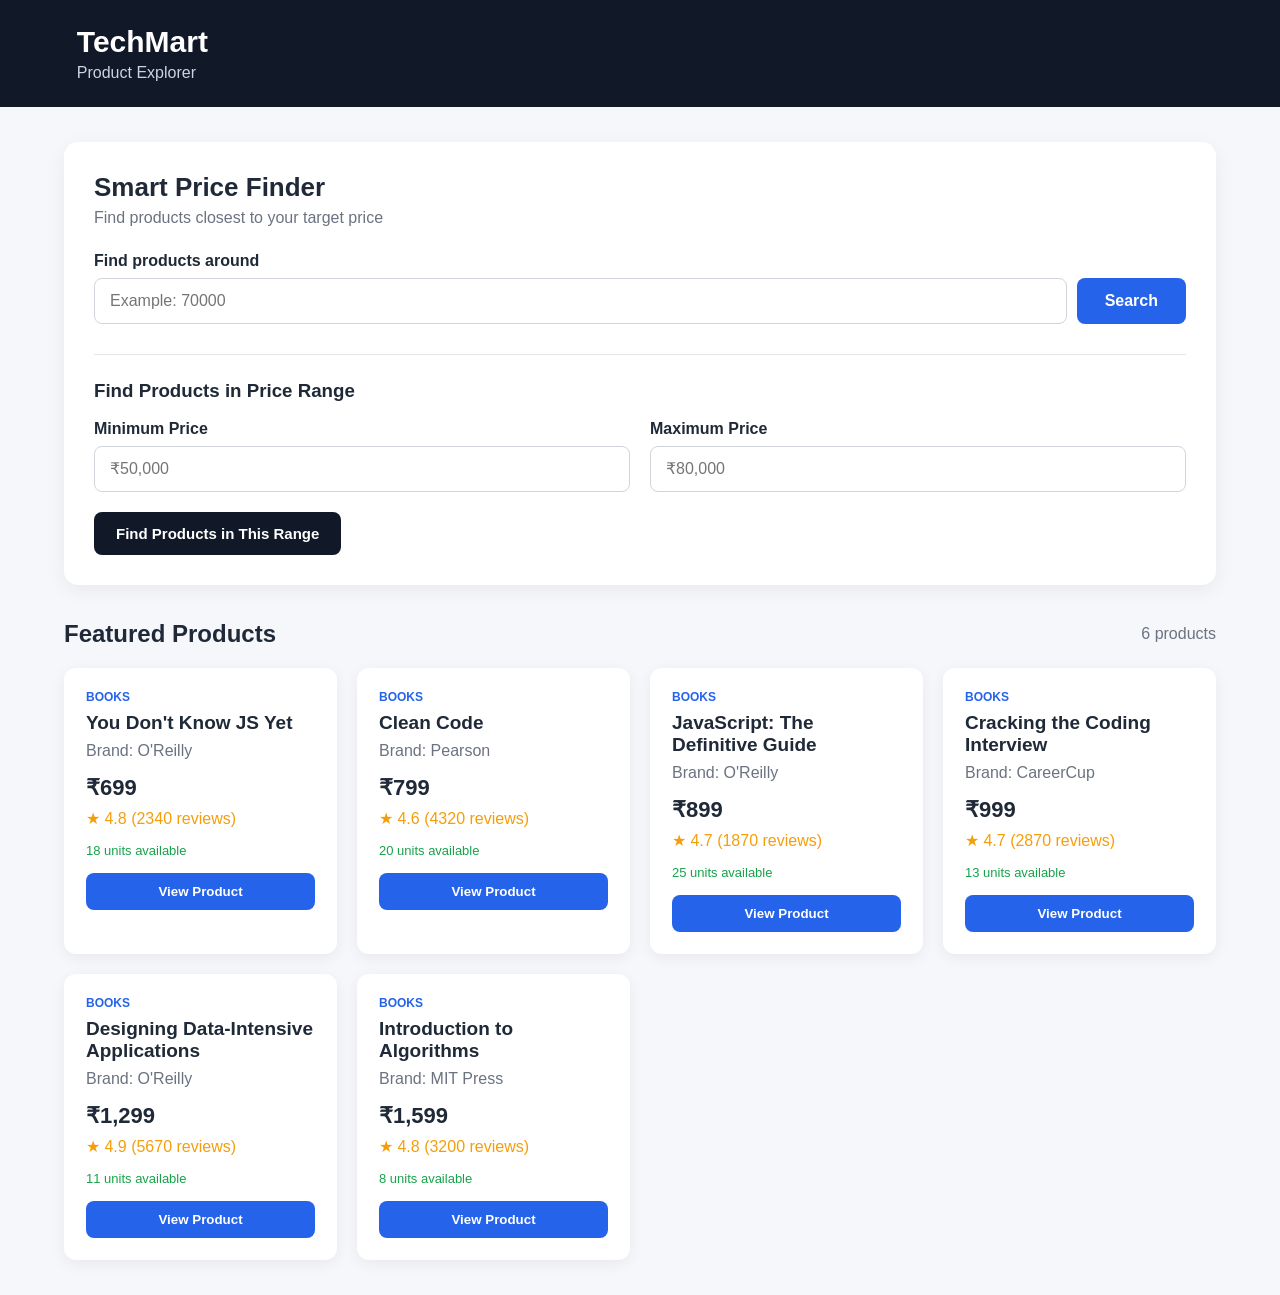
<file: Price Finder_1.html>
<!DOCTYPE html>
<html lang="en">
<head>
    <meta charset="UTF-8">
    <meta name="viewport" content="width=device-width, initial-scale=1.0">

    <title>TechMart - Product Explorer</title>

    <link rel="stylesheet" href="Price Finder_1.css">
</head>

<body>

    <header class="header">
        <div>
            <h1>TechMart</h1>
            <p>Product Explorer</p>
        </div>
    </header>


    <main class="container">

        <!-- Price Finder -->
        <section class="price-section">

            <div class="section-heading">
                <h2>Smart Price Finder</h2>
                <p>Find products closest to your target price</p>
            </div>


            <!-- Target Price -->
            <div class="search-box">

                <label for="targetPrice">
                    Find products around
                </label>

                <div class="input-row">

                    <input
                        type="number"
                        id="targetPrice"
                        placeholder="Example: 70000"
                        min="0"
                    >

                    <button id="searchBtn">
                        Search
                    </button>

                </div>

            </div>


            <!-- Range Search -->
            <div class="range-box">

                <h3>Find Products in Price Range</h3>

                <div class="range-inputs">

                    <div>
                        <label for="minPrice">Minimum Price</label>

                        <input
                            type="number"
                            id="minPrice"
                            placeholder="₹50,000"
                            min="0"
                        >
                    </div>


                    <div>
                        <label for="maxPrice">Maximum Price</label>

                        <input
                            type="number"
                            id="maxPrice"
                            placeholder="₹80,000"
                            min="0"
                        >
                    </div>

                </div>

                <button id="rangeBtn" class="range-btn">
                    Find Products in This Range
                </button>

            </div>

        </section>


        <!-- Results -->
        <section class="results-section">

            <div class="results-header">

                <h2 id="resultTitle">
                    Products
                </h2>

                <span id="resultCount"></span>

            </div>


            <div
                id="productContainer"
                class="product-grid"
            >
                <!-- Products will be inserted here -->
            </div>

        </section>

    </main>


    <!-- Product Modal -->
    <div id="productModal" class="modal">

        <div class="modal-content">

            <button id="closeModal" class="close-btn">
                ×
            </button>

            <div id="modalBody"></div>

        </div>

    </div>


    <!-- IMPORTANT:
         data.js must come before app.js
    -->

    <script src="data.js"></script>
    <script src="Price_Finder_1.js"></script>

</body>
</html>
</file>
<file: Price Finder_1.css>
* {
  margin: 0;
  padding: 0;
  box-sizing: border-box;
}


body {
  font-family: Arial, sans-serif;
  background: #f5f7fb;
  color: #1f2937;
}


/* ---------------- HEADER ---------------- */

.header {
  background: #111827;
  color: white;
  padding: 25px 6%;
}

.header h1 {
  font-size: 30px;
}

.header p {
  color: #cbd5e1;
  margin-top: 5px;
}


/* ---------------- CONTAINER ---------------- */

.container {
  width: 90%;
  max-width: 1200px;
  margin: 35px auto;
}


/* ---------------- PRICE SECTION ---------------- */

.price-section {
  background: white;
  padding: 30px;
  border-radius: 14px;
  box-shadow: 0 5px 20px rgba(0, 0, 0, 0.06);
}


.section-heading {
  margin-bottom: 25px;
}

.section-heading h2 {
  font-size: 26px;
  margin-bottom: 6px;
}

.section-heading p {
  color: #6b7280;
}


/* ---------------- SEARCH ---------------- */

.search-box label,
.range-box label {
  display: block;
  font-weight: 600;
  margin-bottom: 8px;
}


.input-row {
  display: flex;
  gap: 10px;
}


input {
  width: 100%;
  padding: 13px 15px;

  border: 1px solid #d1d5db;
  border-radius: 8px;

  font-size: 16px;
  outline: none;
}


input:focus {
  border-color: #2563eb;
}


button {
  border: none;
  cursor: pointer;
  border-radius: 8px;
}


#searchBtn {
  background: #2563eb;
  color: white;

  padding: 0 28px;
  font-size: 16px;
  font-weight: 600;
}


#searchBtn:hover {
  background: #1d4ed8;
}


/* ---------------- RANGE ---------------- */

.range-box {
  margin-top: 30px;
  padding-top: 25px;

  border-top: 1px solid #e5e7eb;
}


.range-box h3 {
  margin-bottom: 18px;
}


.range-inputs {
  display: grid;
  grid-template-columns: 1fr 1fr;
  gap: 20px;
}


.range-btn {
  margin-top: 20px;

  padding: 13px 22px;

  background: #111827;
  color: white;

  font-size: 15px;
  font-weight: 600;
}


.range-btn:hover {
  background: #374151;
}


/* ---------------- RESULTS ---------------- */

.results-section {
  margin-top: 35px;
}


.results-header {
  display: flex;
  justify-content: space-between;
  align-items: center;

  margin-bottom: 20px;
}


.results-header h2 {
  font-size: 24px;
}


#resultCount {
  color: #6b7280;
}


/* ---------------- PRODUCT GRID ---------------- */

.product-grid {
  display: grid;

  grid-template-columns:
      repeat(auto-fit, minmax(250px, 1fr));

  gap: 20px;
}


/* ---------------- CARD ---------------- */

.product-card {
  background: white;

  padding: 22px;

  border-radius: 12px;

  box-shadow:
      0 4px 15px rgba(0, 0, 0, 0.06);

  transition: 0.2s;
}


.product-card:hover {
  transform: translateY(-4px);

  box-shadow:
      0 8px 25px rgba(0, 0, 0, 0.1);
}


.product-category {
  font-size: 12px;

  color: #2563eb;

  font-weight: 700;

  text-transform: uppercase;

  margin-bottom: 8px;
}


.product-card h3 {
  font-size: 19px;
  margin-bottom: 8px;
}


.brand {
  color: #6b7280;
  margin-bottom: 15px;
}


.price {
  font-size: 22px;

  font-weight: 700;

  margin-bottom: 8px;
}


.rating {
  color: #f59e0b;

  margin-bottom: 15px;
}


.stock {
  font-size: 13px;
  color: #16a34a;

  margin-bottom: 15px;
}


.view-btn {
  width: 100%;

  padding: 11px;

  background: #2563eb;
  color: white;

  font-weight: 600;
}


.view-btn:hover {
  background: #1d4ed8;
}


/* ---------------- EMPTY STATE ---------------- */

.empty-state {
  grid-column: 1 / -1;

  background: white;

  padding: 50px;

  text-align: center;

  border-radius: 12px;

  color: #6b7280;
}


/* ---------------- MODAL ---------------- */

.modal {
  display: none;

  position: fixed;

  inset: 0;

  background: rgba(0, 0, 0, 0.55);

  align-items: center;
  justify-content: center;

  padding: 20px;
}


.modal.active {
  display: flex;
}


.modal-content {
  background: white;

  max-width: 550px;
  width: 100%;

  border-radius: 14px;

  padding: 30px;

  position: relative;

  max-height: 90vh;

  overflow-y: auto;
}


.close-btn {
  position: absolute;

  top: 12px;
  right: 15px;

  background: none;

  font-size: 30px;

  color: #6b7280;
}


.modal-content h2 {
  margin-bottom: 10px;
}


.modal-price {
  font-size: 25px;

  font-weight: bold;

  margin: 15px 0;
}


.specifications {
  margin-top: 20px;
}


.specifications div {
  display: flex;

  justify-content: space-between;

  padding: 8px 0;

  border-bottom: 1px solid #e5e7eb;
}


/* ---------------- MOBILE ---------------- */

@media (max-width: 600px) {

  .container {
      width: 94%;
  }


  .price-section {
      padding: 20px;
  }


  .input-row {
      flex-direction: column;
  }


  #searchBtn {
      padding: 13px;
  }


  .range-inputs {
      grid-template-columns: 1fr;
  }


  .results-header {
      flex-direction: column;
      align-items: flex-start;

      gap: 5px;
  }

}
</file>
